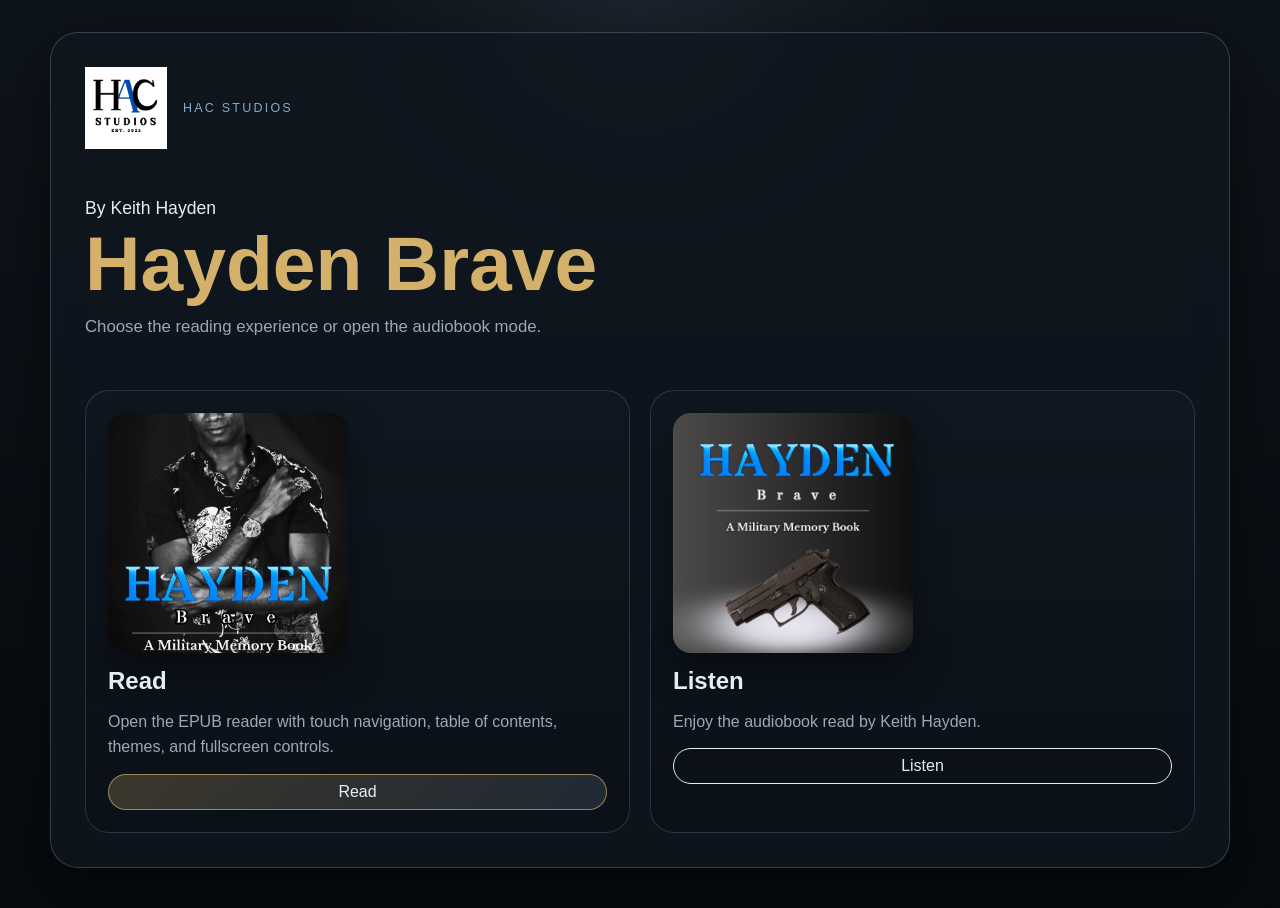
<file: index.html>
<!DOCTYPE html>
<html lang="en">
<head>
    <meta charset="UTF-8">
    <meta name="viewport" content="width=device-width, initial-scale=1.0">
    <meta name="theme-color" content="#0e141b">
    <title>Hayden Brave | Read or Listen</title>
    <link rel="stylesheet" href="style.css">
</head>
<body class="theme-dark home-page">
    <main class="mode-shell">
        <section class="hero-card">
            <div class="hero-brand">
                <img src="assets/HAC_studios_logo_2026.png" alt="HAC Studios logo" class="hero-logo">
                <p class="eyebrow">HAC Studios</p>
            </div>

            <div class="hero-copy">
                <p class="hero-kicker">By Keith Hayden</p>
                <h1>Hayden Brave</h1>
                <p class="hero-summary">
                    Choose the reading experience or open the audiobook mode.
                </p>
            </div>

            <div class="mode-grid">
                <article class="mode-card">
                    <img src="assets/hayden-brave-cover.jpg" alt="Hayden Brave book cover" class="mode-art">
                    <h2>Read</h2>
                    <p>Open the EPUB reader with touch navigation, table of contents, themes, and fullscreen controls.</p>
                    <a class="button-link primary-link" href="reader.html">Read</a>
                </article>

                <article class="mode-card">
                    <img src="assets/hayden-brave-audio-cover.jpg" alt="Hayden Brave audiobook cover" class="mode-art">
                    <h2>Listen</h2>
                    <p>Enjoy the audiobook read by Keith Hayden.</p>
                    <a class="button-link" href="listen.html">Listen</a>
                </article>
            </div>
        </section>
    </main>
</body>
</html>
</file>
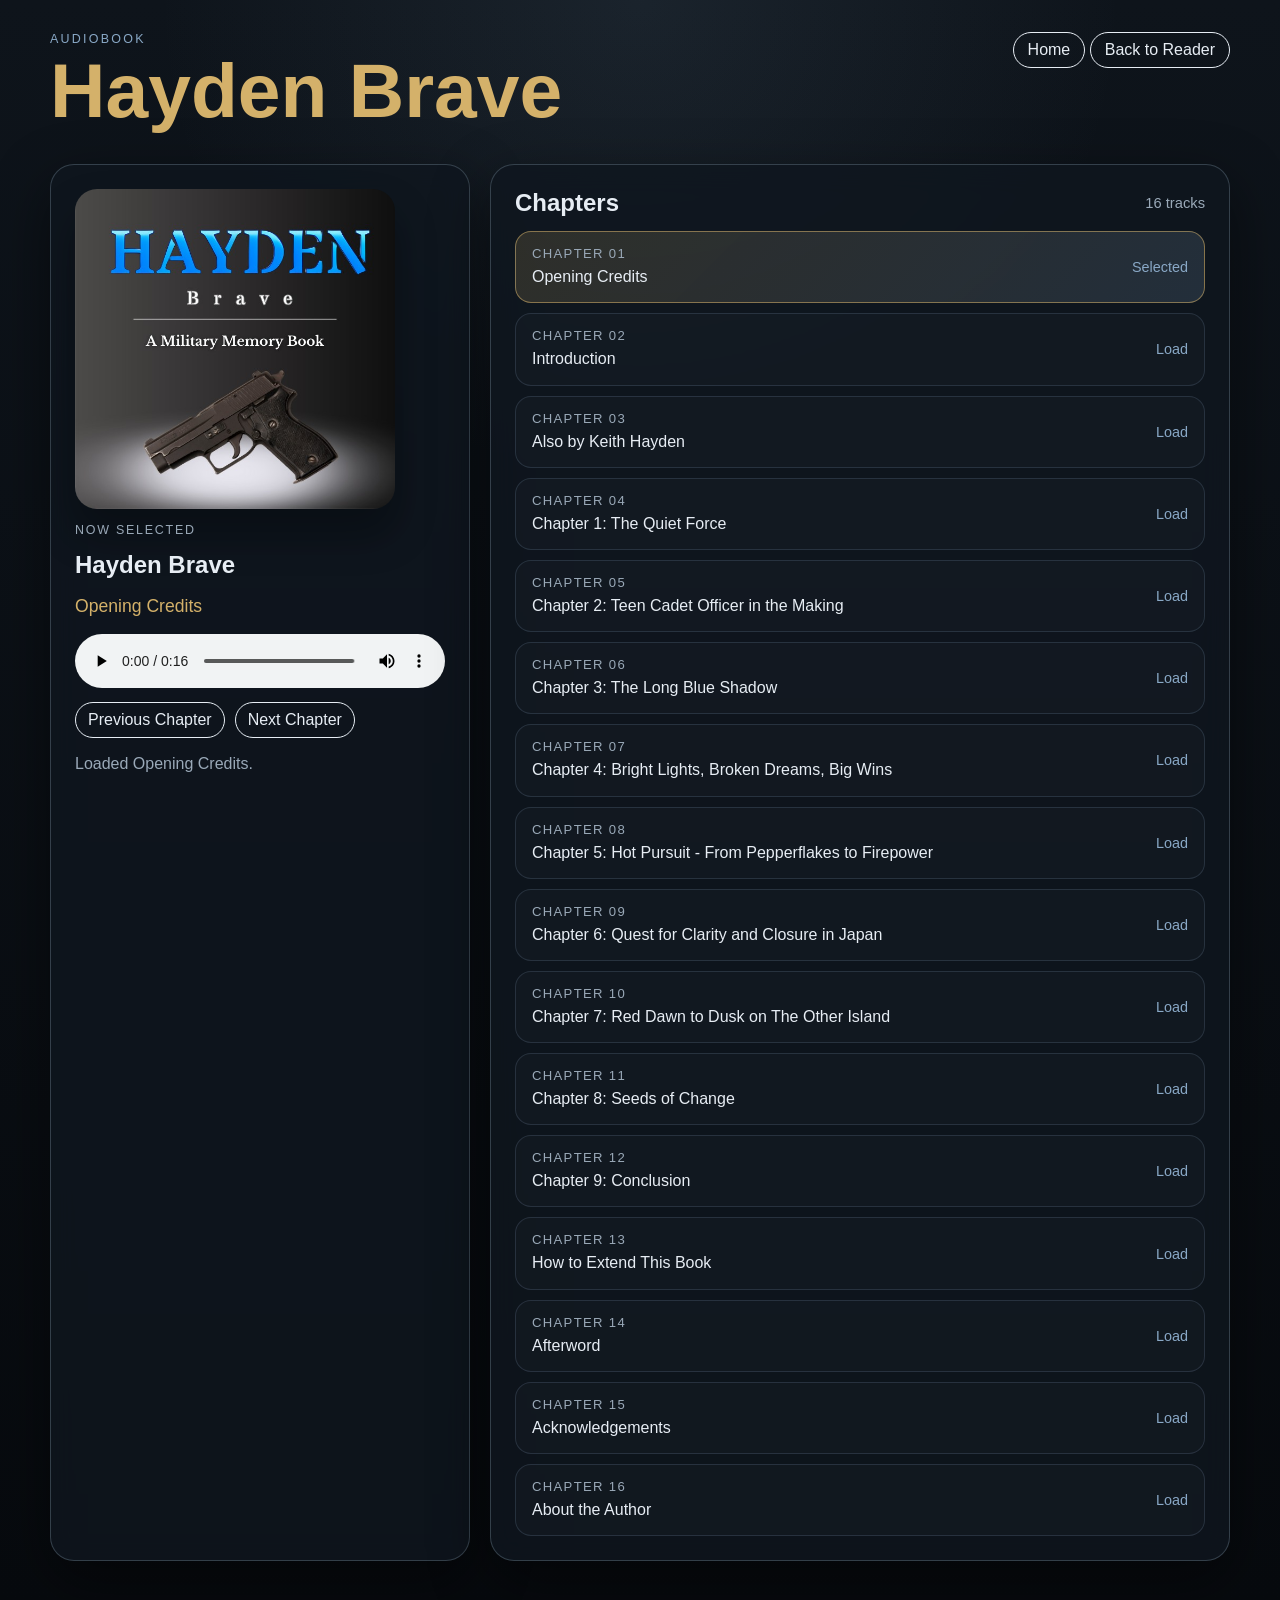
<file: listen.html>
<!DOCTYPE html>
<html lang="en">
<head>
    <meta charset="UTF-8">
    <meta name="viewport" content="width=device-width, initial-scale=1.0">
    <meta name="theme-color" content="#0e141b">
    <title>Hayden Brave | Audiobook</title>
    <link rel="stylesheet" href="style.css">
</head>
<body class="theme-dark audiobook-page">
    <main class="listen-shell">
        <header class="listen-header">
            <div>
                <p class="eyebrow">Audiobook</p>
                <h1>Hayden Brave</h1>
            </div>

            <div class="listen-nav">
                <a class="button-link inline-link" href="index.html">Home</a>
                <a class="button-link inline-link" href="reader.html">Back to Reader</a>
            </div>
        </header>

        <section class="listen-layout">
            <article class="player-panel">
                <img src="assets/hayden-brave-audio-cover.jpg" alt="Hayden Brave audiobook cover" class="audio-cover">
                <p class="player-label">Now selected</p>
                <h2 id="audio-book-title">Hayden Brave</h2>
                <p id="current-chapter-title" class="current-chapter-title">Loading chapters...</p>

                <audio id="chapter-audio" controls preload="metadata" class="audio-element"></audio>

                <div class="audio-actions">
                    <button id="prev-track-btn" type="button">Previous Chapter</button>
                    <button id="next-track-btn" type="button">Next Chapter</button>
                </div>

                <p id="audio-status" class="audio-status" role="status" aria-live="polite">
                    Loading audiobook manifest...
                </p>
            </article>

            <aside class="chapters-panel" aria-label="Audiobook chapters">
                <div class="chapters-header">
                    <h2>Chapters</h2>
                    <span id="chapter-count" class="chapter-count">0 tracks</span>
                </div>
                <ul id="audio-chapter-list" class="audio-chapter-list"></ul>
            </aside>
        </section>
    </main>

    <script src="listen.js"></script>
</body>
</html>
</file>
<file: style.css>
:root {
    --bg: #0b1117;
    --panel: rgba(13, 19, 27, 0.95);
    --panel-soft: rgba(15, 22, 31, 0.82);
    --panel-border: rgba(152, 176, 194, 0.28);
    --text-main: #e7edf4;
    --text-muted: #9aa9b8;
    --accent-brass: #d4b16a;
    --accent-steel: #89a8c6;
    --shadow-strong: 0 20px 60px rgba(0, 0, 0, 0.45);
}

html,
body {
    margin: 0;
    width: 100%;
    min-height: 100%;
}

body {
    background:
        radial-gradient(circle at top, rgba(115, 145, 169, 0.12), transparent 28%),
        linear-gradient(180deg, #0e141b 0%, #070a0e 100%);
    color: var(--text-main);
    font-family: "Segoe UI", Tahoma, Geneva, Verdana, sans-serif;
}

body.reader-page {
    height: 100%;
    overflow: hidden;
    touch-action: none;
}

body.home-page,
body.audiobook-page {
    overflow-x: hidden;
    overflow-y: auto;
    touch-action: manipulation;
}

body.theme-dark {
    --panel: rgba(13, 19, 27, 0.95);
    --panel-soft: rgba(15, 22, 31, 0.82);
    --panel-border: rgba(152, 176, 194, 0.28);
    --text-main: #e7edf4;
    --text-muted: #9aa9b8;
    background:
        radial-gradient(circle at top, rgba(115, 145, 169, 0.12), transparent 28%),
        linear-gradient(180deg, #0e141b 0%, #070a0e 100%);
}

body.theme-light {
    --panel: rgba(250, 250, 249, 0.96);
    --panel-soft: rgba(239, 244, 248, 0.92);
    --panel-border: rgba(88, 102, 116, 0.18);
    --text-main: #18202a;
    --text-muted: #5e6b78;
    background:
        radial-gradient(circle at top, rgba(103, 131, 155, 0.08), transparent 28%),
        linear-gradient(180deg, #f3f5f7 0%, #dfe6ec 100%);
}

body.theme-sepia {
    --panel: rgba(245, 237, 222, 0.96);
    --panel-soft: rgba(236, 225, 204, 0.92);
    --panel-border: rgba(129, 101, 72, 0.2);
    --text-main: #4e3928;
    --text-muted: #7c6650;
    background:
        radial-gradient(circle at top, rgba(166, 137, 98, 0.08), transparent 28%),
        linear-gradient(180deg, #f2e7d3 0%, #deceb4 100%);
}

a {
    color: inherit;
    text-decoration: none;
}

button,
.button-link {
    display: inline-flex;
    align-items: center;
    justify-content: center;
    gap: 8px;
    border: 1px solid currentColor;
    border-radius: 999px;
    background: transparent;
    color: inherit;
    padding: 8px 12px;
    font: inherit;
    cursor: pointer;
    text-decoration: none;
    transition: background 0.2s ease, border-color 0.2s ease, transform 0.2s ease;
}

button:hover,
button:focus-visible,
.button-link:hover,
.button-link:focus-visible {
    background: rgba(255, 255, 255, 0.08);
    outline: none;
}

.primary-link {
    background: linear-gradient(135deg, rgba(212, 177, 106, 0.24), rgba(137, 168, 198, 0.16));
    border-color: rgba(212, 177, 106, 0.65);
}

.inline-link {
    padding-inline: 14px;
}

.eyebrow {
    margin: 0;
    color: var(--accent-steel);
    letter-spacing: 0.18em;
    text-transform: uppercase;
    font-size: 0.78rem;
}

.mode-shell,
.listen-shell {
    width: min(1180px, calc(100% - 32px));
    margin: 0 auto;
    padding: 32px 0 40px;
    box-sizing: border-box;
}

.hero-card,
.player-panel,
.chapters-panel {
    background: var(--panel-soft);
    border: 1px solid var(--panel-border);
    box-shadow: var(--shadow-strong);
    backdrop-filter: blur(14px);
}

.hero-card {
    min-height: calc(100vh - 64px);
    border-radius: 28px;
    padding: 34px;
    box-sizing: border-box;
    display: flex;
    flex-direction: column;
    justify-content: space-between;
    gap: 28px;
}

.hero-brand {
    display: flex;
    align-items: center;
    gap: 16px;
}

.hero-logo {
    width: 82px;
    height: auto;
}

.hero-copy {
    max-width: 720px;
}

.hero-copy h1,
.listen-header h1 {
    margin: 8px 0 14px;
    font-size: clamp(2.8rem, 7vw, 4.8rem);
    line-height: 0.94;
    color: var(--accent-brass);
}

.hero-kicker,
.hero-summary {
    margin: 0;
}

.hero-kicker {
    color: var(--text-main);
    font-size: 1.1rem;
}

.hero-summary {
    max-width: 620px;
    color: var(--text-muted);
    font-size: 1.05rem;
    line-height: 1.7;
}

.mode-grid {
    display: grid;
    grid-template-columns: repeat(2, minmax(0, 1fr));
    gap: 20px;
}

.mode-card {
    padding: 22px;
    border-radius: 24px;
    background: linear-gradient(180deg, rgba(16, 24, 33, 0.86) 0%, rgba(11, 17, 24, 0.92) 100%);
    border: 1px solid rgba(137, 168, 198, 0.22);
    display: flex;
    flex-direction: column;
    gap: 14px;
}

.mode-art {
    width: min(100%, 240px);
    aspect-ratio: 1 / 1;
    object-fit: cover;
    border-radius: 18px;
    box-shadow: 0 18px 36px rgba(0, 0, 0, 0.35);
}

.mode-card h2,
.player-panel h2,
.chapters-header h2 {
    margin: 0;
}

.mode-card p {
    margin: 0;
    color: var(--text-muted);
    line-height: 1.6;
}

#app-container {
    position: relative;
    width: 100vw;
    height: 100vh;
}

#viewer {
    position: relative;
    z-index: 1;
    width: 100%;
    height: 100%;
}

#viewer iframe {
    position: absolute;
    inset: 0;
    z-index: 1;
}

.hud-element {
    position: fixed !important;
    left: 0 !important;
    width: 100% !important;
    min-height: 68px !important;
    padding: 0 18px;
    box-sizing: border-box;
    display: flex !important;
    align-items: center;
    justify-content: space-between;
    gap: 16px;
    background: var(--panel) !important;
    color: var(--text-main) !important;
    border-color: var(--panel-border);
    z-index: 2147483647 !important;
    pointer-events: none;
    transition: transform 0.28s ease, opacity 0.28s ease;
    will-change: transform;
    backdrop-filter: blur(14px);
}

.hud-element.visible {
    transform: translateY(0) !important;
    opacity: 1 !important;
    pointer-events: auto !important;
}

#hud-top {
    top: 0;
    transform: translateY(-100%);
    border-bottom: 1px solid var(--panel-border);
}

#hud-bottom {
    bottom: 0;
    transform: translateY(100%);
    border-top: 1px solid var(--panel-border);
}

.book-title {
    flex: 1;
    min-width: 0;
    font-size: 1rem;
    font-weight: 700;
    letter-spacing: 0.08em;
    text-transform: uppercase;
    text-align: center;
}

.hud-controls {
    display: flex;
    align-items: center;
    gap: 10px;
}

.control-group {
    display: flex;
    align-items: center;
    gap: 8px;
}

#menu-btn,
#fullscreen-btn {
    flex-shrink: 0;
}

#side-menu {
    position: fixed;
    top: 0;
    left: 0;
    z-index: 30;
    width: min(320px, 84vw);
    height: 100%;
    transform: translateX(-100%);
    transition: transform 0.3s ease;
    background:
        linear-gradient(180deg, rgba(9, 14, 19, 0.97) 0%, rgba(17, 24, 31, 0.97) 100%);
    color: var(--text-main);
    border-right: 1px solid rgba(137, 168, 198, 0.24);
    box-shadow: var(--shadow-strong);
    padding: 18px 18px 112px;
    box-sizing: border-box;
    overflow-y: auto;
    -webkit-overflow-scrolling: touch;
    touch-action: pan-y;
}

#side-menu.open {
    transform: translateX(0);
}

body.theme-light #side-menu {
    color: #18202a;
    background: linear-gradient(180deg, rgba(250, 250, 249, 0.98) 0%, rgba(232, 237, 242, 0.98) 100%);
    border-right-color: rgba(88, 102, 116, 0.16);
}

body.theme-sepia #side-menu {
    color: #4e3928;
    background: linear-gradient(180deg, rgba(245, 237, 222, 0.98) 0%, rgba(227, 210, 185, 0.98) 100%);
    border-right-color: rgba(129, 101, 72, 0.18);
}

.side-menu-header {
    display: flex;
    align-items: center;
    justify-content: space-between;
    gap: 12px;
    margin-bottom: 14px;
}

.side-menu-header h2 {
    margin: 0;
    font-size: 1rem;
    letter-spacing: 0.08em;
    text-transform: uppercase;
}

#toc-list {
    list-style: none;
    margin: 0;
    padding: 0;
}

#toc-list li {
    margin: 0;
}

#toc-list button {
    width: 100%;
    border: 0;
    border-radius: 10px;
    padding: 12px 12px 12px calc(12px + (var(--toc-depth, 0) * 14px));
    text-align: left;
    color: inherit;
    line-height: 1.35;
}

#toc-list button:hover,
#toc-list button:focus-visible {
    background: rgba(255, 255, 255, 0.08);
}

.hud-left,
.hud-right {
    display: flex;
    align-items: center;
    gap: 10px;
}

#location-indicator {
    font-weight: 600;
}

#hud-hint {
    color: var(--text-muted);
    font-size: 0.92rem;
}

#dev-splash {
    position: fixed;
    inset: 0;
    z-index: 9999999;
    display: flex;
    align-items: center;
    justify-content: center;
    padding: 24px;
    box-sizing: border-box;
    background:
        radial-gradient(circle at 20% 20%, rgba(137, 168, 198, 0.12), transparent 26%),
        radial-gradient(circle at 80% 30%, rgba(212, 177, 106, 0.12), transparent 24%),
        linear-gradient(180deg, #06080c 0%, #0a1118 100%);
    opacity: 1;
    pointer-events: auto;
    transition: opacity 0.36s ease, transform 0.36s ease;
}

.dev-splash-inner {
    width: min(460px, 100%);
    display: flex;
    flex-direction: column;
    align-items: center;
    gap: 16px;
    text-align: center;
    transform: translateY(0);
    transition: transform 0.36s ease;
}

.splash-cover {
    width: min(240px, 54vw);
    border-radius: 16px;
    box-shadow: 0 18px 46px rgba(0, 0, 0, 0.45);
}

.splash-text-block {
    display: flex;
    flex-direction: column;
    gap: 8px;
}

.splash-kicker,
.splash-subtitle,
.splash-hint {
    margin: 0;
}

.splash-kicker {
    color: var(--accent-steel);
    letter-spacing: 0.18em;
    text-transform: uppercase;
    font-size: 0.8rem;
}

.splash-title {
    margin: 0;
    color: var(--accent-brass);
    font-size: clamp(2rem, 6vw, 3.2rem);
    line-height: 1;
}

.splash-subtitle {
    color: var(--text-main);
    font-size: 1rem;
}

.dev-logo-img {
    width: min(140px, 36vw);
    height: auto;
    display: block;
    filter: drop-shadow(0 8px 28px rgba(137, 168, 198, 0.2));
}

.splash-hint {
    color: var(--text-muted);
    font-size: 0.92rem;
}

#dev-splash.splash-hidden {
    opacity: 0;
    transform: scale(0.985);
    pointer-events: none;
}

body.splash-active .hud-element {
    visibility: hidden !important;
    pointer-events: none !important;
}

body.splash-active #viewer {
    filter: blur(2px) brightness(0.6);
}

body.is-fullscreen {
    cursor: none;
}

body.is-fullscreen .hud-element.visible,
body.is-fullscreen #side-menu.open {
    cursor: default;
}

.listen-header {
    display: flex;
    align-items: flex-start;
    justify-content: space-between;
    gap: 18px;
    margin-bottom: 24px;
}

.listen-layout {
    display: grid;
    grid-template-columns: minmax(320px, 420px) minmax(0, 1fr);
    gap: 20px;
}

.player-panel,
.chapters-panel {
    border-radius: 24px;
    padding: 24px;
    box-sizing: border-box;
}

.player-panel {
    display: flex;
    flex-direction: column;
    gap: 14px;
    position: sticky;
    top: 24px;
}

.audio-cover {
    width: min(100%, 320px);
    aspect-ratio: 1 / 1;
    object-fit: cover;
    border-radius: 22px;
    box-shadow: 0 24px 42px rgba(0, 0, 0, 0.32);
}

.player-label,
.current-chapter-title,
.audio-status {
    margin: 0;
}

.player-label {
    color: var(--text-muted);
    text-transform: uppercase;
    letter-spacing: 0.14em;
    font-size: 0.78rem;
}

.current-chapter-title {
    color: var(--accent-brass);
    font-size: 1.1rem;
    line-height: 1.5;
}

.audio-element {
    width: 100%;
}

.audio-actions {
    display: flex;
    gap: 10px;
    flex-wrap: wrap;
}

.audio-status {
    min-height: 24px;
    color: var(--text-muted);
    line-height: 1.5;
}

.audio-status.error {
    color: #f2a39d;
}

.chapters-header {
    display: flex;
    align-items: center;
    justify-content: space-between;
    gap: 12px;
    margin-bottom: 14px;
}

.chapter-count {
    color: var(--text-muted);
    font-size: 0.92rem;
}

.audio-chapter-list {
    list-style: none;
    margin: 0;
    padding: 0;
    display: flex;
    flex-direction: column;
    gap: 10px;
}

.audio-chapter-list li {
    margin: 0;
}

.chapter-button {
    width: 100%;
    border-radius: 16px;
    border: 1px solid rgba(137, 168, 198, 0.18);
    background: rgba(255, 255, 255, 0.02);
    padding: 14px 16px;
    box-sizing: border-box;
    display: flex;
    align-items: center;
    justify-content: space-between;
    gap: 14px;
    text-align: left;
}

.chapter-button.active {
    background: linear-gradient(135deg, rgba(212, 177, 106, 0.16), rgba(137, 168, 198, 0.18));
    border-color: rgba(212, 177, 106, 0.54);
}

.chapter-meta {
    display: flex;
    flex-direction: column;
    gap: 4px;
}

.chapter-index {
    color: var(--text-muted);
    font-size: 0.82rem;
    letter-spacing: 0.1em;
    text-transform: uppercase;
}

.chapter-title {
    color: var(--text-main);
    line-height: 1.45;
}

.chapter-state {
    color: var(--accent-steel);
    font-size: 0.9rem;
    white-space: nowrap;
}

@media (max-width: 980px) {
    .listen-layout,
    .mode-grid {
        grid-template-columns: 1fr;
    }

    .player-panel {
        position: relative;
        top: 0;
    }
}

@media (max-width: 900px) {
    .hud-element {
        min-height: 74px !important;
        padding: 0 12px;
        gap: 10px;
    }

    #hud-top {
        flex-wrap: wrap;
        justify-content: center;
        padding-top: 10px;
        padding-bottom: 10px;
    }

    .book-title {
        order: -1;
        width: 100%;
    }

    .hud-controls {
        width: 100%;
        justify-content: center;
        flex-wrap: wrap;
    }

    #hud-bottom {
        justify-content: center;
        gap: 6px;
        flex-wrap: wrap;
        padding-top: 10px;
        padding-bottom: 10px;
    }
}

@media (max-width: 720px) {
    .mode-shell,
    .listen-shell {
        width: min(100% - 20px, 1180px);
        padding-top: 20px;
        padding-bottom: 24px;
    }

    .hero-card,
    .player-panel,
    .chapters-panel {
        border-radius: 22px;
        padding: 18px;
    }

    .listen-header {
        flex-direction: column;
        align-items: stretch;
    }

    .listen-nav {
        display: flex;
        gap: 10px;
        flex-wrap: wrap;
    }
}

@media (max-width: 640px) {
    button,
    .button-link {
        padding: 8px 10px;
        font-size: 0.92rem;
    }

    #theme-controls {
        gap: 6px;
    }

    #theme-controls button {
        padding-inline: 9px;
    }

    #hud-hint,
    .chapter-count {
        font-size: 0.84rem;
    }

    .splash-cover {
        width: min(220px, 64vw);
    }

    .chapter-button {
        align-items: flex-start;
        flex-direction: column;
    }
}

@media (prefers-reduced-motion: reduce) {
    #dev-splash,
    .dev-splash-inner,
    .hud-element,
    #side-menu,
    button,
    .button-link {
        transition: none !important;
    }
}
</file>
